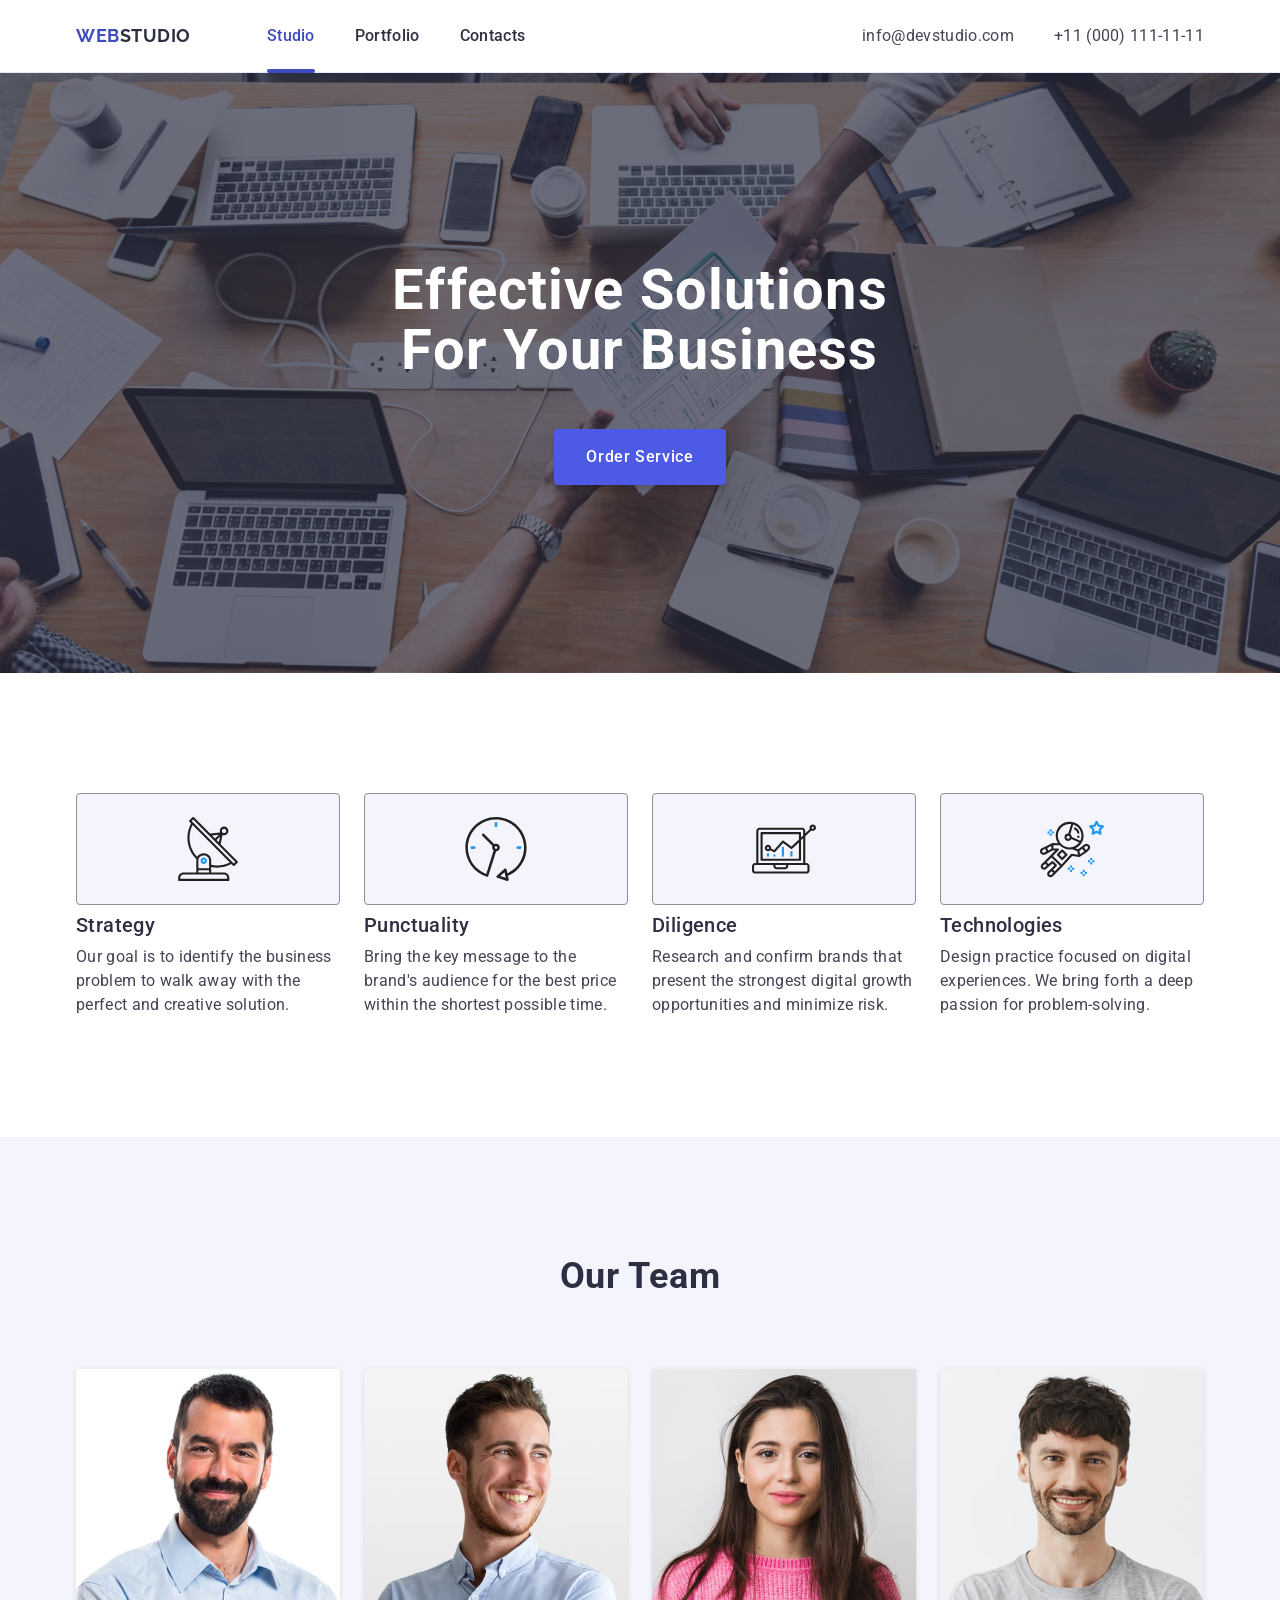
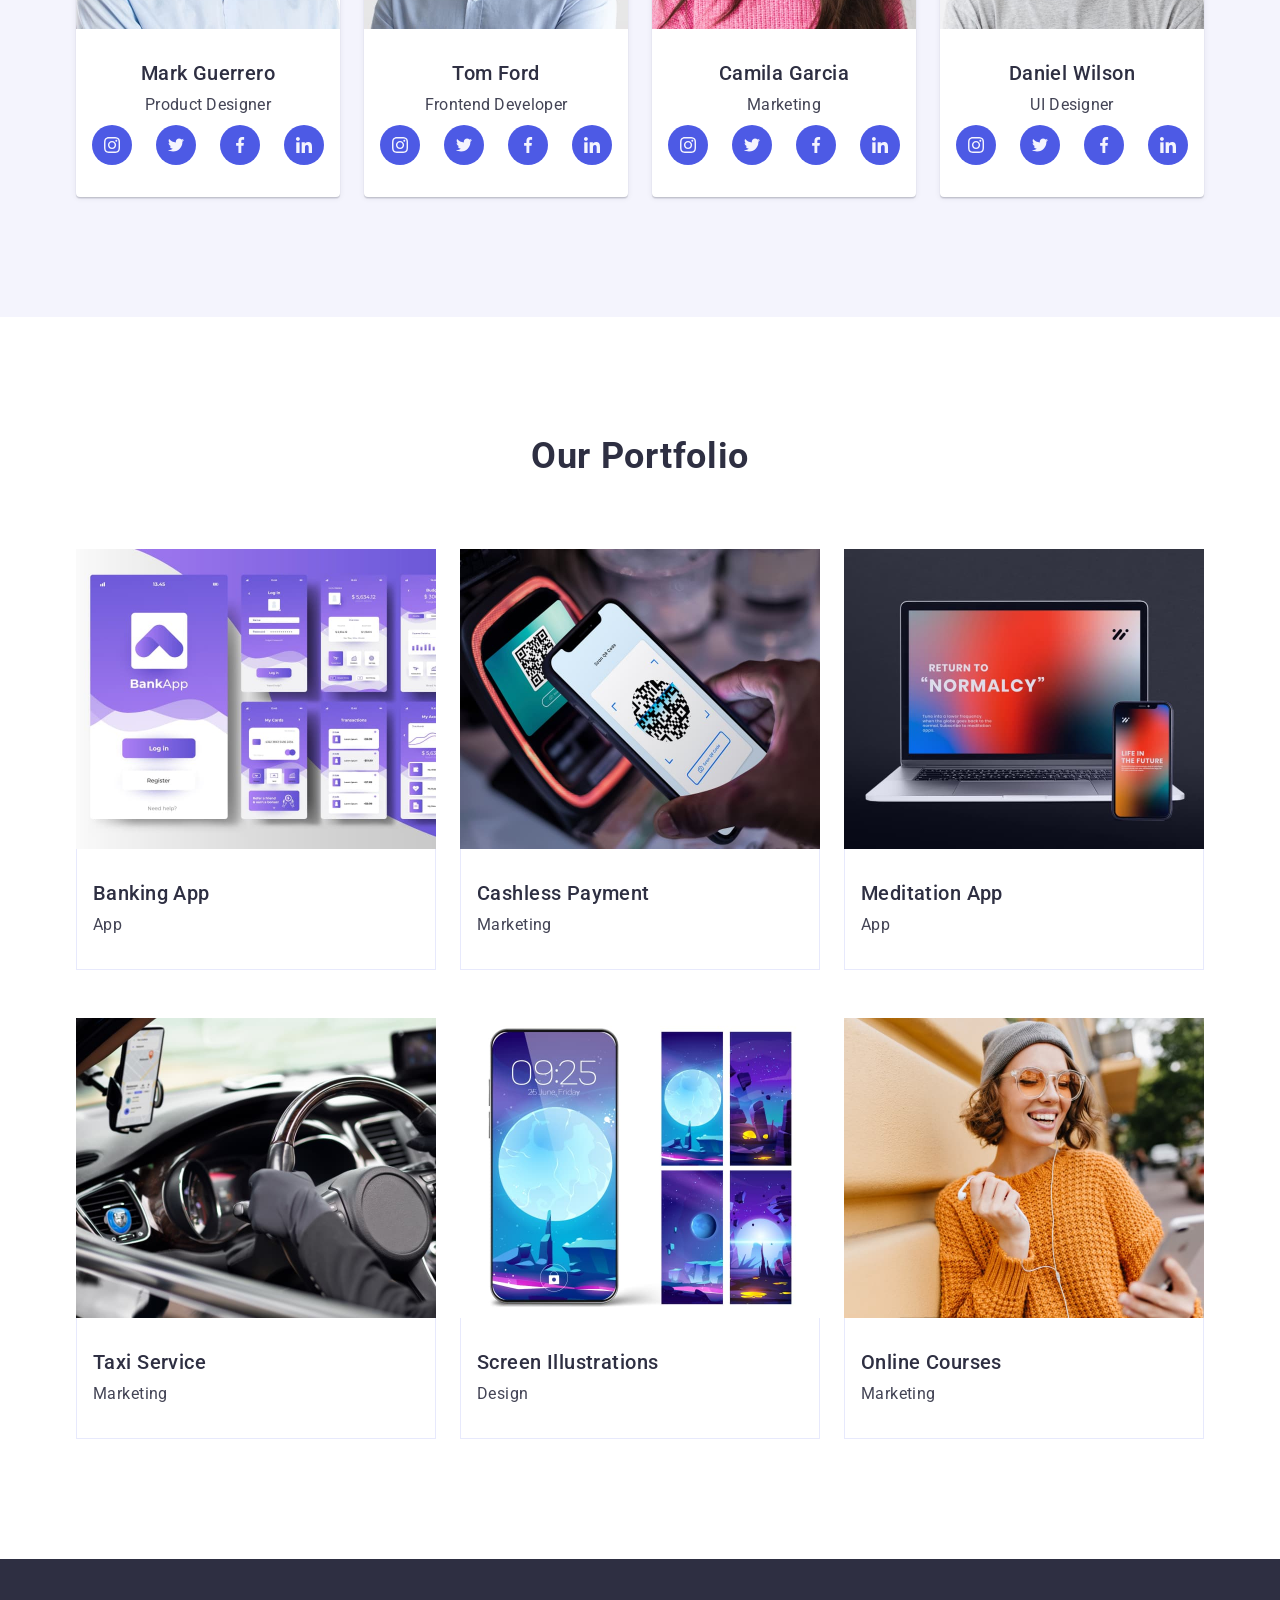
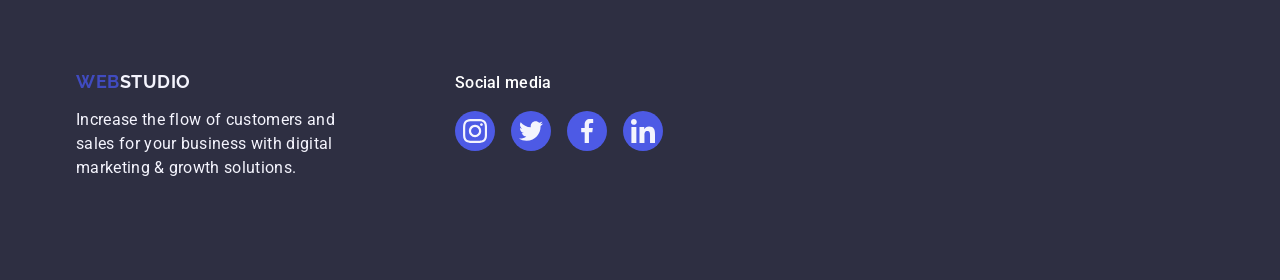
<file: index.html>
<!DOCTYPE html>
<html lang="en">
  <head>
    <meta charset="UTF-8" />
    <meta http-equiv="X-UA-Compatible" content="IE=edge" />
    <meta name="viewport" content="width=device-width, initial-scale=1.0" />
    <title>Studio</title>
    <link
      rel="stylesheet"
      href="https://cdn.jsdelivr.net/npm/modern-normalize@1.1.0/modern-normalize.min.css"
    />
    <link rel="preconnect" href="https://fonts.googleapis.com" />
    <link rel="preconnect" href="https://fonts.gstatic.com" crossorigin />
    <link
      href="https://fonts.googleapis.com/css2?family=Raleway:wght@700&family=Roboto:wght@400;500;700&display=swap"
      rel="stylesheet"
    />
    <link rel="stylesheet" href="./css/styles.css" />
  </head>

  <body>
    <!-- HEADER -->
    <header class="header">
      <div class="header-menu container">
        <nav class="header-nav">
          <a class="logo logo-link link" href="index.html" lang="en"
            >Web<span class="logo-heater">Studio</span></a
          >
          <ul class="menu list link">
            <li class="menu-item">
              <a class="menu-link current" href="./index.html">Studio</a>
            </li>
            <li class="menu-item">
              <a class="menu-link" href="#">Portfolio</a>
            </li>
            <li class="menu-item">
              <a class="menu-link" href="#">Contacts</a>
            </li>
          </ul>
        </nav>

        <address class="contact link">
          <ul class="contact-menu list">
            <li class="contact-item">
              <a class="contact-list" href="mailto:info@devstudio.com"
                >info@devstudio.com</a
              >
            </li>
            <li class="contact-item">
              <a class="contact-list" href="tel:+110001111111"
                >+11 (000) 111-11-11</a
              >
            </li>
          </ul>
        </address>
      </div>
    </header>

    <!--MAIN-->
    <main>
      <!--HERO-->
      <section class="hero background">
        <div class="container">
          <h1 class="hero-title">Effective Solutions<br />for Your Business</h1>
          <button class="modal-btn" type="button">Order Service</button>
        </div>
      </section>

      <!-- ABOUT -->
      <section class="section">
        <div class="container">
          <h2 class="visually-hidden">Features</h2>
          <ul class="about-list list">
            <li class="about-item">
              <div class="about-item-container">
                <svg width="64" height="64" class="about-list-icon">
                  <use href="./images/icons.svg#icon-antenna"></use>
                </svg>
              </div>
              <h3 class="about-title">Strategy</h3>
              <p class="about-paragraph">
                Our goal is to identify the business problem to walk away with
                the perfect and creative solution.
              </p>
            </li>
            <li class="about-item">
              <div class="about-item-container">
                <svg width="64" height="64" class="about-list-icon">
                  <use href="./images/icons.svg#icon-clock"></use>
                </svg>
              </div>
              <h3 class="about-title">Punctuality</h3>
              <p class="about-paragraph">
                Bring the key message to the brand's audience for the best price
                within the shortest possible time.
              </p>
            </li>
            <li class="about-item">
              <div class="about-item-container">
                <svg width="64" height="64" class="about-list-icon">
                  <use href="./images/icons.svg#icon-diagram"></use>
                </svg>
              </div>
              <h3 class="about-title">Diligence</h3>
              <p class="about-paragraph">
                Research and confirm brands that present the strongest digital
                growth opportunities and minimize risk.
              </p>
            </li>
            <li class="about-item">
              <div class="about-item-container">
                <svg width="64" height="64" class="about-list-icon">
                  <use href="./images/icons.svg#icon-astronaut"></use>
                </svg>
              </div>
              <h3 class="about-title">Technologies</h3>
              <p class="about-paragraph">
                Design practice focused on digital experiences. We bring forth a
                deep passion for problem-solving.
              </p>
            </li>
          </ul>
        </div>
      </section>

      <!-- TEAM-->
      <section class="team section">
        <div class="container">
          <h2 class="section-title">Our Team</h2>
          <ul class="team-menu list">
            <li class="team-list">
              <img
                class="team-img"
                src="./images/team/mark.jpg"
                alt="Photo Mark Guerrero"
                width="264"
                height="260"
              />
              <div class="team-subscription">
                <h3 class="team-name">Mark Guerrero</h3>
                <p class="team-paragraph">Product Designer</p>
                <ul class="social-list list">
                  <li class="social-list-item">
                    <a class="social-list-link" href="">
                      <svg width="16" height="16" class="social-list-icon">
                        <use href="./images/icons.svg#icon-instagram"></use>
                      </svg>
                    </a>
                  </li>
                  <li class="social-list-item">
                    <a class="social-list-link" href="">
                      <svg width="16" height="16" class="social-list-icon">
                        <use href="./images/icons.svg#icon-twitter"></use>
                      </svg>
                    </a>
                  </li>
                  <li class="social-list-item">
                    <a class="social-list-link" href="">
                      <svg width="16" height="16" class="social-list-icon">
                        <use href="./images/icons.svg#icon-facebook"></use>
                      </svg>
                    </a>
                  </li>
                  <li class="social-list-item">
                    <a class="social-list-link" href="">
                      <svg width="16" height="16" class="social-list-icon">
                        <use href="./images/icons.svg#icon-linkedin"></use>
                      </svg>
                    </a>
                  </li>
                </ul>
              </div>
            </li>
            <li class="team-list">
              <img
                class="team-img"
                src="./images/team/tom.jpg"
                alt="Photo Tom Ford"
                width="264"
                height="260"
              />
              <div class="team-subscription">
                <h3 class="team-name">Tom Ford</h3>
                <p class="team-paragraph">Frontend Developer</p>
                <ul class="social-list list">
                  <li class="social-list-item">
                    <a class="social-list-link" href="">
                      <svg width="16" height="16" class="social-list-icon">
                        <use href="./images/icons.svg#icon-instagram"></use>
                      </svg>
                    </a>
                  </li>
                  <li class="social-list-item">
                    <a class="social-list-link" href="">
                      <svg width="16" height="16" class="social-list-icon">
                        <use href="./images/icons.svg#icon-twitter"></use>
                      </svg>
                    </a>
                  </li>
                  <li class="social-list-item">
                    <a class="social-list-link" href="">
                      <svg width="16" height="16" class="social-list-icon">
                        <use href="./images/icons.svg#icon-facebook"></use>
                      </svg>
                    </a>
                  </li>
                  <li class="social-list-item">
                    <a class="social-list-link" href="">
                      <svg width="16" height="16" class="social-list-icon">
                        <use href="./images/icons.svg#icon-linkedin"></use>
                      </svg>
                    </a>
                  </li>
                </ul>
              </div>
            </li>
            <li class="team-list">
              <img
                class="team-img"
                src="./images/team/camila.jpg"
                alt="Photo Camila Garcia"
                width="264"
                height="260"
              />
              <div class="team-subscription">
                <h3 class="team-name">Camila Garcia</h3>
                <p class="team-paragraph">Marketing</p>
                <ul class="social-list list">
                  <li class="social-list-item">
                    <a class="social-list-link" href="">
                      <svg width="16" height="16" class="social-list-icon">
                        <use href="./images/icons.svg#icon-instagram"></use>
                      </svg>
                    </a>
                  </li>
                  <li class="social-list-item">
                    <a class="social-list-link" href="">
                      <svg width="16" height="16" class="social-list-icon">
                        <use href="./images/icons.svg#icon-twitter"></use>
                      </svg>
                    </a>
                  </li>
                  <li class="social-list-item">
                    <a class="social-list-link" href="">
                      <svg width="16" height="16" class="social-list-icon">
                        <use href="./images/icons.svg#icon-facebook"></use>
                      </svg>
                    </a>
                  </li>
                  <li class="social-list-item">
                    <a class="social-list-link" href="">
                      <svg width="16" height="16" class="social-list-icon">
                        <use href="./images/icons.svg#icon-linkedin"></use>
                      </svg>
                    </a>
                  </li>
                </ul>
              </div>
            </li>
            <li class="team-list">
              <img
                class="team-img"
                src="./images/team/daniel.jpg"
                alt="Photo Daniel Wilson"
                width="264"
                height="260"
              />
              <div class="team-subscription">
                <h3 class="team-name">Daniel Wilson</h3>
                <p class="team-paragraph">UI Designer</p>
                <ul class="social-list list">
                  <li class="social-list-item">
                    <a class="social-list-link" href="">
                      <svg width="16" height="16" class="social-list-icon">
                        <use href="./images/icons.svg#icon-instagram"></use>
                      </svg>
                    </a>
                  </li>
                  <li class="social-list-item">
                    <a class="social-list-link" href="">
                      <svg width="16" height="16" class="social-list-icon">
                        <use href="./images/icons.svg#icon-twitter"></use>
                      </svg>
                    </a>
                  </li>
                  <li class="social-list-item">
                    <a class="social-list-link" href="">
                      <svg width="16" height="16" class="social-list-icon">
                        <use href="./images/icons.svg#icon-facebook"></use>
                      </svg>
                    </a>
                  </li>
                  <li class="social-list-item">
                    <a class="social-list-link" href="">
                      <svg width="16" height="16" class="social-list-icon">
                        <use href="./images/icons.svg#icon-linkedin"></use>
                      </svg>
                    </a>
                  </li>
                </ul>
              </div>
            </li>
          </ul>
        </div>
      </section>

      <!--PORTFOLIO-->
      <section class="portfolio section">
        <div class="container">
          <h2 class="section-title">Our Portfolio</h2>
          <ul class="portfolio-menu list">
            <li class="portfolio-cards">
              <div class="portfolio-wrapper">
                <img
                  class="portfolio-img"
                  src="./images/portfolio/banking_app.jpg"
                  alt="Photo Banking App"
                  width="360"
                  height="300"
                />
                <p class="overlay">
                  14 Stylish and User-Friendly App Design Concepts · Task
                  Manager App · Calorie Tracker App · Exotic Fruit Ecommerce App
                  · Cloud Storage App
                </p>
              </div>
              <div class="portfolio-subscription">
                <h3 class="portfolio-title list">Banking App</h3>
                <p class="portfolio-paragraph">App</p>
              </div>
            </li>
            <li class="portfolio-cards">
              <div class="portfolio-wrapper">
                <img
                  class="portfolio-img"
                  src="./images/portfolio/cashless_payment.jpg"
                  alt="Photo Cashless Payment"
                  width="360"
                  height="300"
                />
                <p class="overlay">
                  14 Stylish and User-Friendly App Design Concepts · Task
                  Manager App · Calorie Tracker App · Exotic Fruit Ecommerce App
                  · Cloud Storage App
                </p>
              </div>
              <div class="portfolio-subscription">
                <h3 class="portfolio-title list">Cashless Payment</h3>
                <p class="portfolio-paragraph">Marketing</p>
              </div>
            </li>
            <li class="portfolio-cards">
              <div class="portfolio-wrapper">
                <img
                  class="portfolio-img"
                  src="./images/portfolio/meditation_app.jpg"
                  alt="Photo Meditation App"
                  width="360"
                  height="300"
                />
                <p class="overlay">
                  14 Stylish and User-Friendly App Design Concepts · Task
                  Manager App · Calorie Tracker App · Exotic Fruit Ecommerce App
                  · Cloud Storage App
                </p>
              </div>
              <div class="portfolio-subscription">
                <h3 class="portfolio-title list">Meditation App</h3>
                <p class="portfolio-paragraph">App</p>
              </div>
            </li>
            <li class="portfolio-cards">
              <div class="portfolio-wrapper">
                <img
                  class="portfolio-img"
                  src="./images/portfolio/taxi_service.jpg"
                  alt="Photo Taxi Service"
                  width="360"
                  height="300"
                />
                <p class="overlay">
                  14 Stylish and User-Friendly App Design Concepts · Task
                  Manager App · Calorie Tracker App · Exotic Fruit Ecommerce App
                  · Cloud Storage App
                </p>
              </div>
              <div class="portfolio-subscription">
                <h3 class="portfolio-title list">Taxi Service</h3>
                <p class="portfolio-paragraph">Marketing</p>
              </div>
            </li>
            <li class="portfolio-cards">
              <div class="portfolio-wrapper">
                <img
                  class="portfolio-img"
                  src="./images/portfolio/screen_illustrations.jpg"
                  alt="Photo Screen Illustrations"
                  width="360"
                  height="300"
                />
                <p class="overlay">
                  14 Stylish and User-Friendly App Design Concepts · Task
                  Manager App · Calorie Tracker App · Exotic Fruit Ecommerce App
                  · Cloud Storage App
                </p>
              </div>

              <div class="portfolio-subscription">
                <h3 class="portfolio-title list">Screen Illustrations</h3>
                <p class="portfolio-paragraph">Design</p>
              </div>
            </li>
            <li class="portfolio-cards">
              <div class="portfolio-wrapper">
                <img
                  class="portfolio-img"
                  src="./images/portfolio/online_courses.jpg"
                  alt="Photo girl with phone and headphones"
                  width="360"
                  height="300"
                />
                <p class="overlay">
                  14 Stylish and User-Friendly App Design Concepts · Task
                  Manager App · Calorie Tracker App · Exotic Fruit Ecommerce App
                  · Cloud Storage App
                </p>
              </div>
              <div class="portfolio-subscription">
                <h3 class="portfolio-title list">Online Courses</h3>
                <p class="portfolio-paragraph">Marketing</p>
              </div>
            </li>
          </ul>
        </div>
      </section>
    </main>

    <!--FOOTER-->
    <footer class="footer">
      <div class="container footer-container">
        <div class="footer-list">
          <a class="logo-link logo-footer-link link" href="index.html" lang="en"
            >Web<span class="logo-footer">Studio</span></a
          >
          <p class="footer-text">
            Increase the flow of customers and<br />sales for your business with
            digital<br />marketing & growth solutions.
          </p>
        </div>

        <div class="footer-social-container">
          <p class="footer-paragraph">Social media</p>
          <ul class="footer-social-list list">
            <li class="footer-social-list-item">
              <a class="footer-social-list-link" href="">
                <svg width="24" height="24" class="footer-social-list-icon">
                  <use href="./images/icons.svg#icon-instagram"></use>
                </svg>
              </a>
            </li>
            <li class="footer-social-list-item">
              <a class="footer-social-list-link" href="">
                <svg width="24" height="24" class="footer-social-list-icon">
                  <use href="./images/icons.svg#icon-twitter"></use>
                </svg>
              </a>
            </li>
            <li class="footer-social-list-item">
              <a class="footer-social-list-link" href="">
                <svg width="24" height="24" class="footer-social-list-icon">
                  <use href="./images/icons.svg#icon-facebook"></use>
                </svg>
              </a>
            </li>
            <li class="footer-social-list-item">
              <a class="footer-social-list-link" href="">
                <svg width="24" height="24" class="footer-social-list-icon">
                  <use href="./images/icons.svg#icon-linkedin"></use>
                </svg>
              </a>
            </li>
          </ul>
        </div>
      </div>
    </footer>
  </body>
</html>
</file>
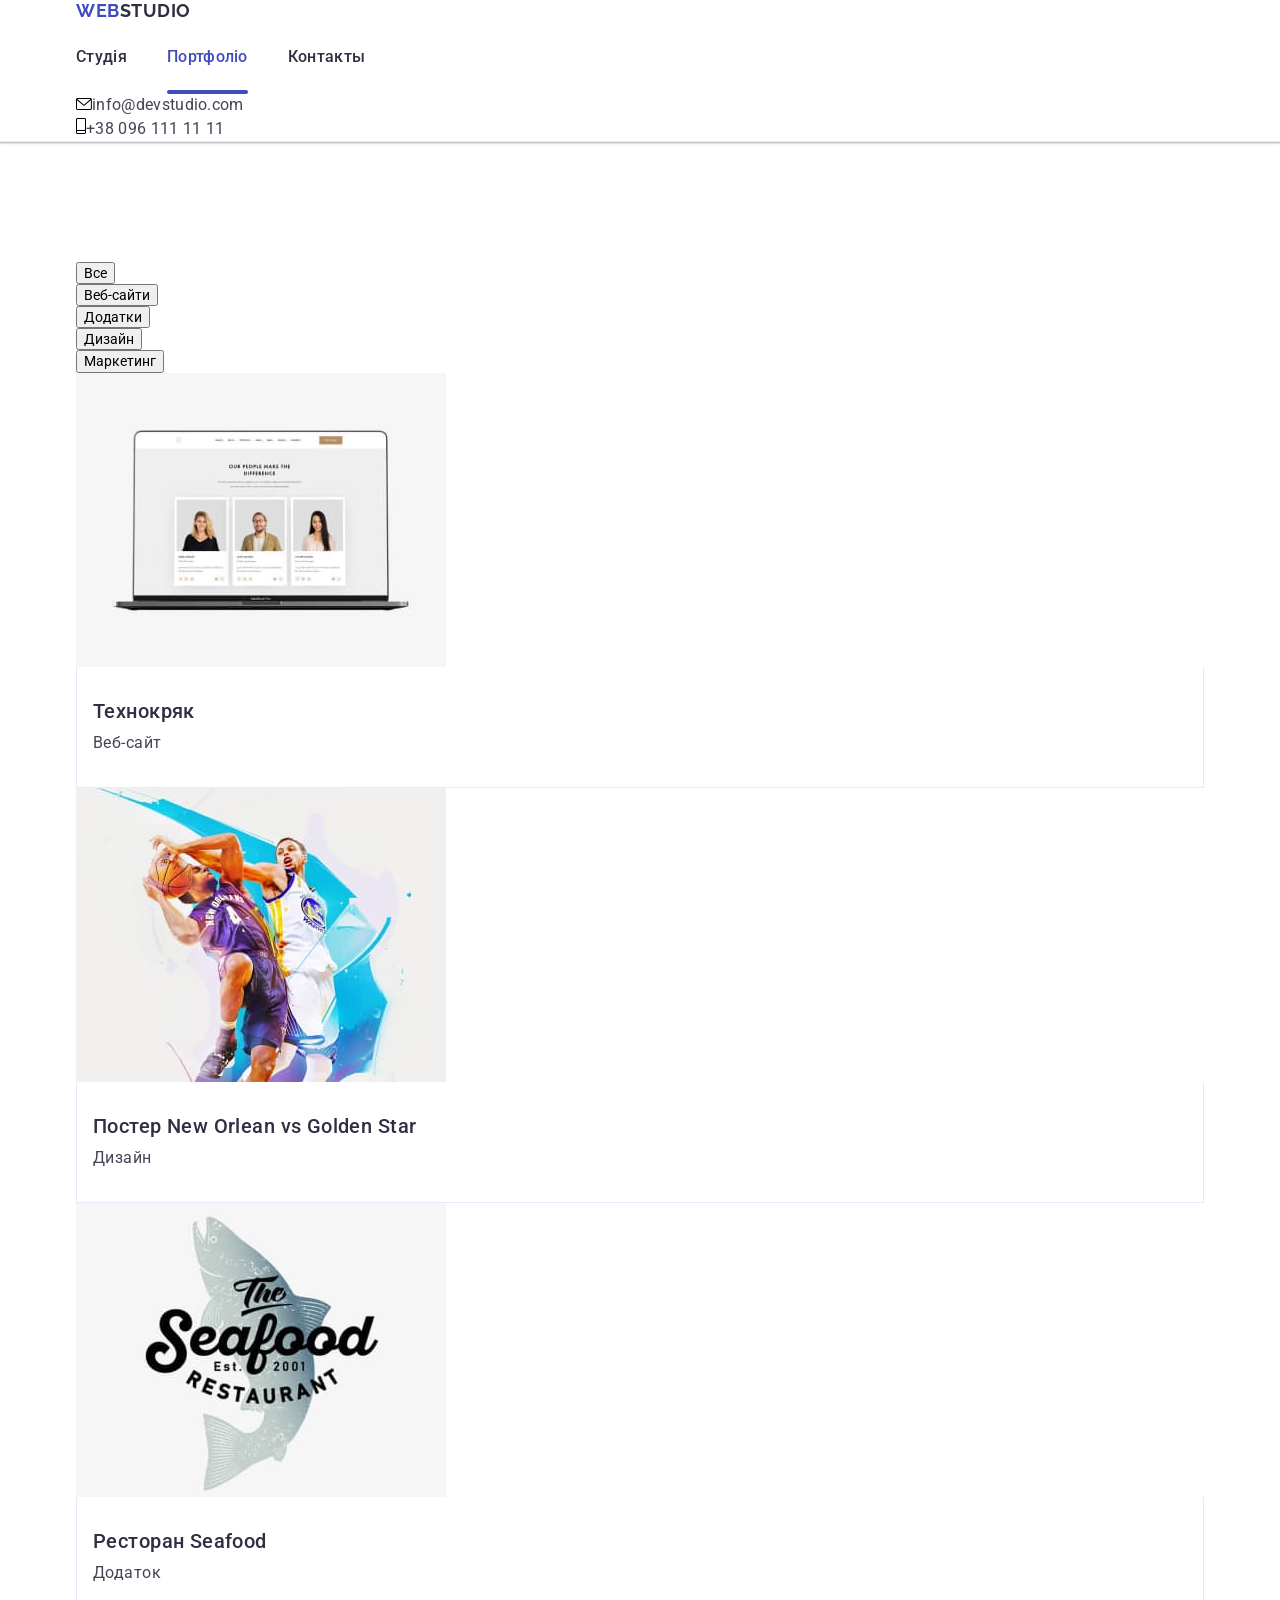
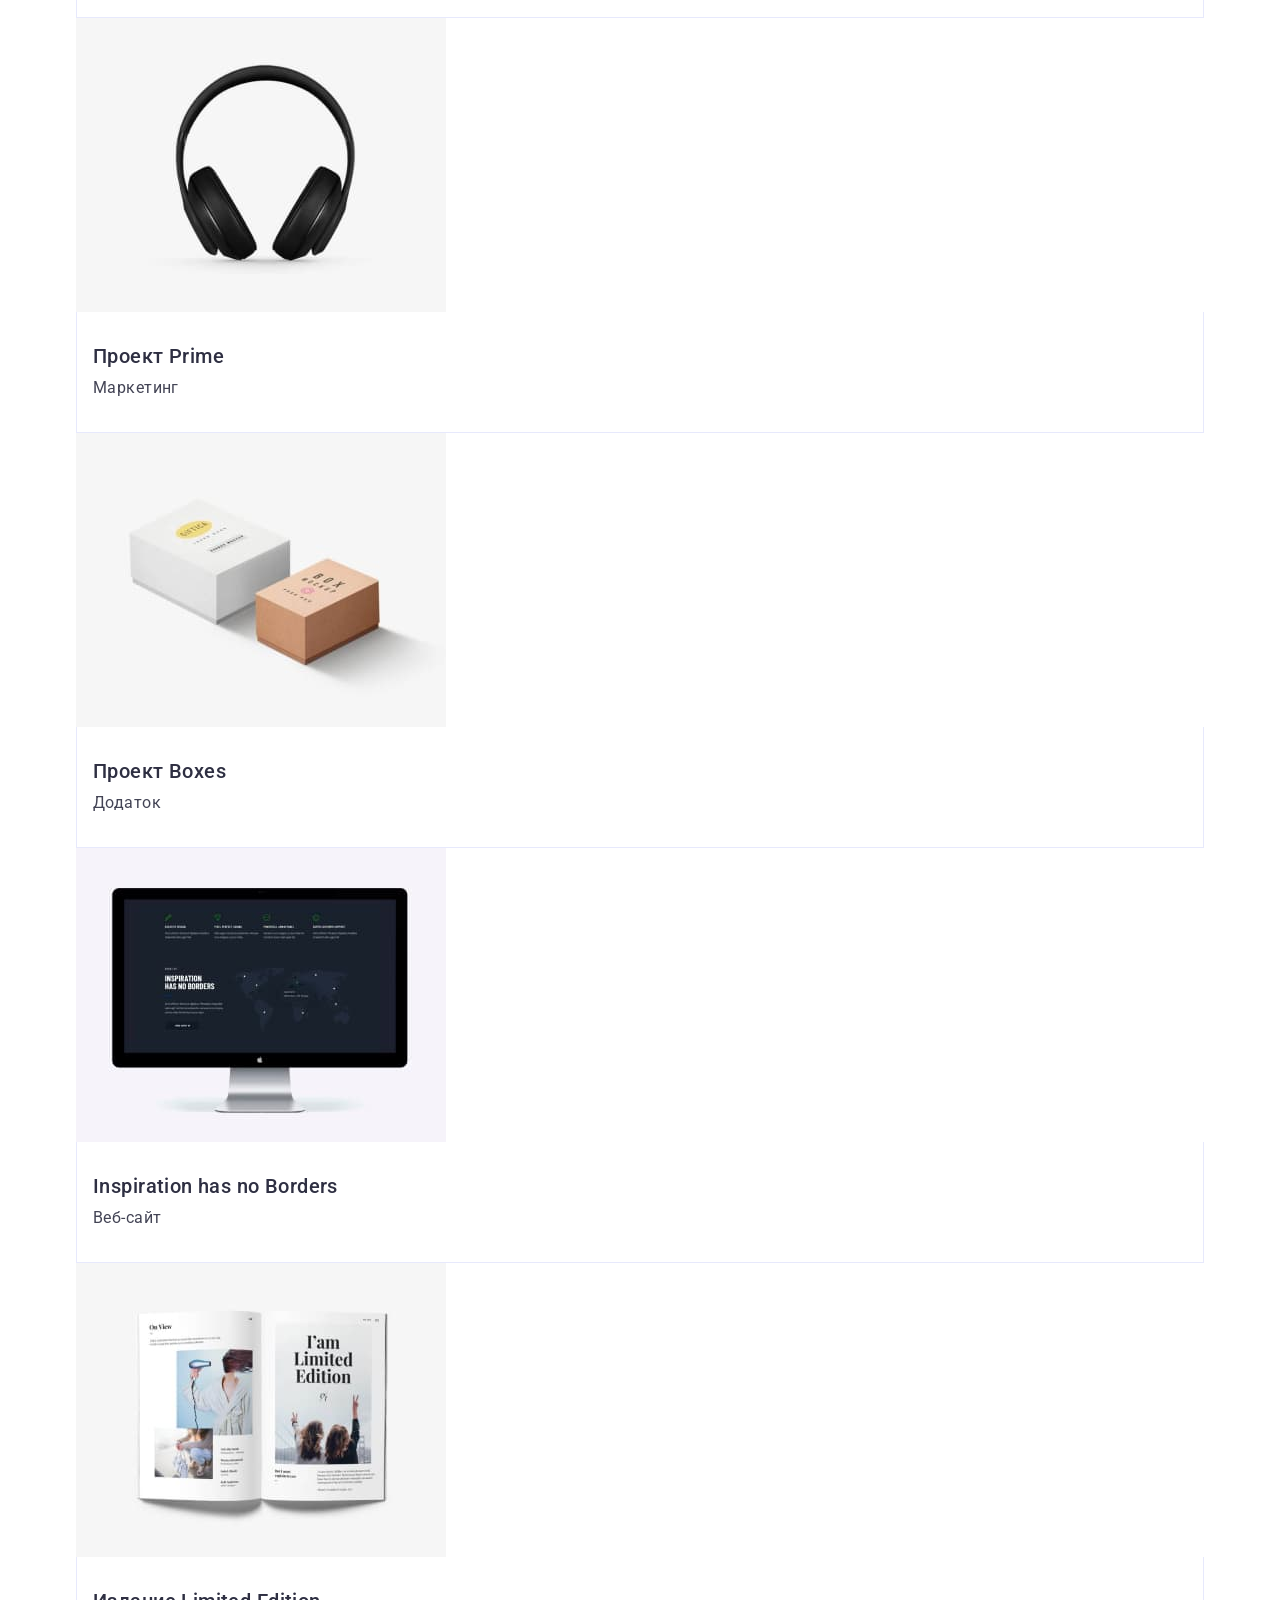
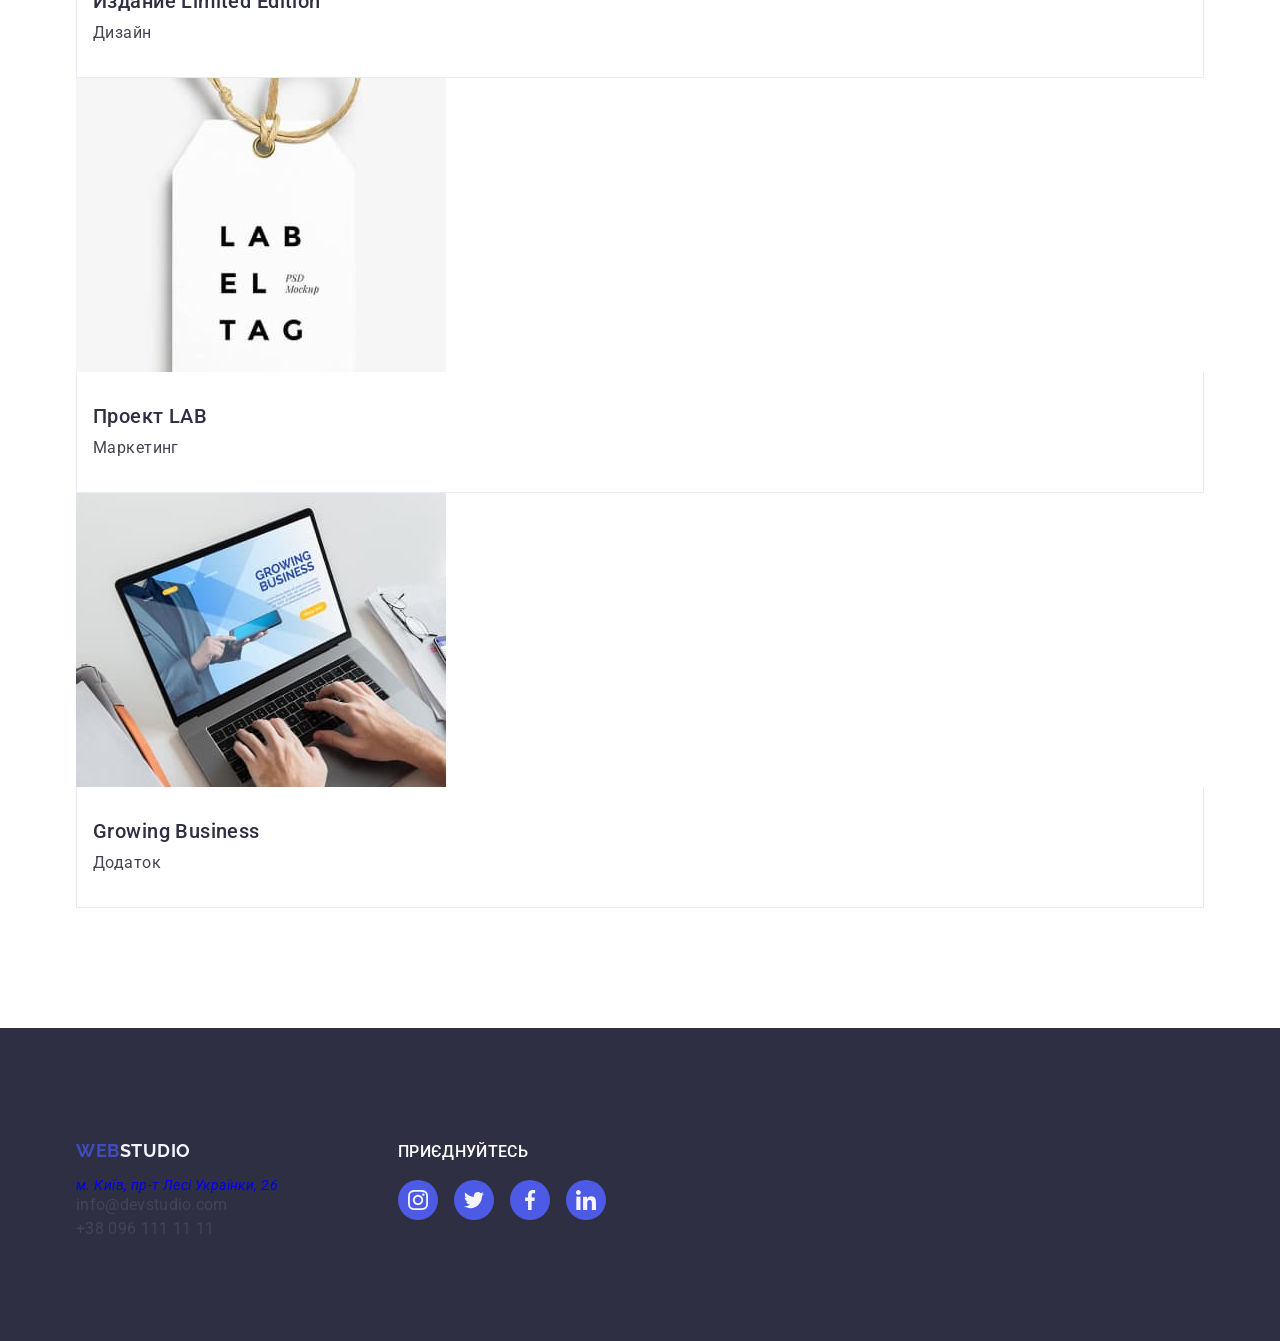
<file: portfolio.html>
<!DOCTYPE html>
<html lang="uk">
<head>
    <meta charset="UTF-8" />
    <meta http-equiv="X-UA-Compatible" content="IE=edge" />
    <meta name="viewport" content="width=device-width, initial-scale=1.0" />
    <title>Портфоліо</title>
    <link rel="stylesheet" href="https://cdn.jsdelivr.net/npm/modern-normalize@1.1.0/modern-normalize.min.css">
    <link rel="preconnect" href="https://fonts.googleapis.com" />
    <link rel="preconnect" href="https://fonts.gstatic.com" crossorigin />
    <link href="https://fonts.googleapis.com/css2?family=Raleway:wght@700&family=Roboto:wght@400;500;700;900&display=swap" rel="stylesheet" />
    <link rel="stylesheet" href="./css/styles.css" />
</head>
<body class="">
    <!-- HEADER-->
    <header class="header">
        <div class="page-header container">
            <nav class="page-nav">
                <a class="logo logo-link link" href="index.html" lang="en">Web<span class="logo-heater">Studio</span></a>
                <ul class="menu list">
                    <li class="menu-item"><a class="menu-link" href="index.html">Студія</a></li>
                    <li class="menu-item"><a class="menu-link current" href="portfolio.html">Портфоліо</a></li>
                    <li class="menu-item"><a class="menu-link" href="contact.html">Контакты</a></li>
                </ul>
            </nav>
            <ul class="list contact">
                <li class="menu-contact">
                    <a class="contact-list link contact-mail" href="mailto:info@devstudio.com"><svg class="contact-icon" width="16" height="12">
                        <use href="./images/sprite.svg#icon-mail"></use>
                    </svg>info@devstudio.com</a>
                </li>
                <li class="menu-contact">
                    <a class="contact-list link" href="tel:+380961111111"><svg class="contact-icon" width="10" height="16">
                        <use href="./images/sprite.svg#icon-tel"></use>
                    </svg>+38 096 111 11 11</a>
                </li>
            </ul>
        </div>
    </header>
    <!--MAIN-->
    <main class="">
        <section class="section">
            <div class="container">
                <h1 class="visually-hidden"></h1>
                <ul class="button-menu">
                    <li class="button-menu-item"><button class="menu-btn" type="button">Все</button></li>
                    <li class="button-menu-item"><button class="menu-btn" type="button">Веб-сайти</button></li>
                    <li class="button-menu-item"><button class="menu-btn" type="button">Додатки</button></li>
                    <li class="button-menu-item"><button class="menu-btn" type="button">Дизайн</button></li>
                    <li class="button-menu-item"><button class="menu-btn" type="button">Маркетинг</button></li>
                </ul>
            
                <ul class="menu-portfolio">
                    <li class="portfolio-cards">
                        <a href="" class="portfolio-cards-link list link">
                            <img class="portfolio-img" src="./images/portfolio/texnokryak.jpg" alt="зображення веб-сайту" width="370"
                                height="294" />
                            <div class="portfolio-subscription">
                                <h2 class="portfolio-title list">Технокряк</h2>
                                <p class="portfolio-paragraph">Веб-сайт</p>
                            </div>
                        </a>
                    </li>
                    <li class="portfolio-cards">
                        <a href="" class="portfolio-cards-link list link">
                            <img class="portfolio-img" src="./images/portfolio/poster.jpg"
                                alt="зображення дві людини грають у баскетбол" width="370" height="294"/>
                            <div class="portfolio-subscription">
                                <h2 class="portfolio-title">Постер New Orlean vs Golden Star</h2>
                                <p class="portfolio-paragraph">Дизайн</p>
                            </div>
                        </a>
                    </li>
                    <li class="portfolio-cards">
                        <a href="" class="portfolio-cards-link list link">
                            <img class="portfolio-img" src="./images/portfolio/seafood.jpg" alt="зображення логотипу ресторану"
                                width="370" height="294"/>
                            <div class="portfolio-subscription">
                                <h2 class="portfolio-title">Ресторан Seafood</h2>
                                <p class="portfolio-paragraph">Додаток</p>
                            </div>
                        </a>
                    </li>
                    <li class="portfolio-cards">
                        <a href="" class="portfolio-cards-link list link">
                            <img class="portfolio-img" src="./images/portfolio/prime.jpg" alt="зображення навушників" width="370" height="294"/>
                            <div class="portfolio-subscription">
                                <h2 class="portfolio-title">Проект Prime</h2>
                                <p class="portfolio-paragraph">Маркетинг</p>
                            </div>
                        </a>
                    </li>
                    <li class="portfolio-cards">
                        <a href="" class="portfolio-cards-link list link">
                            <img class="portfolio-img" src="./images/portfolio/boxes.jpg" alt="зображення двох коробок" width="370" height="294"/>
                            <div class="portfolio-subscription">
                                <h2 class="portfolio-title">Проект Boxes</h2>
                                <p class="portfolio-paragraph">Додаток</p>
                            </div>
                        </a>
                    </li>
                    <li class="portfolio-cards">
                        <a href="" class="portfolio-cards-link list link">
                            <img class="portfolio-img" src="./images/portfolio/no-borders.jpg" alt="зображення веб-сайту на моніторі" width="370" height="294"/>
                            <div class="portfolio-subscription">
                                <h2 class="portfolio-title" lang="en">Inspiration has no Borders</h2>
                                <p class="portfolio-paragraph">Веб-сайт</p>
                            </div>
                        </a>
                    </li>
                    <li class="portfolio-cards">
                        <a href="" class="portfolio-cards-link list link">
                            <img class="portfolio-img" src="./images/portfolio/limited-edition.jpg" alt="изображение журнала" width="370" height="294"/>
                            <div class="portfolio-subscription">
                                <h2 class="portfolio-title">Издание Limited Edition</h2>
                                <p class="portfolio-paragraph">Дизайн</p>
                            </div>
                        </a>
                    </li>
                    <li class="portfolio-cards">
                        <a href="" class="portfolio-cards-link list link">
                            <img class="portfolio-img" src="./images/portfolio/lab.jpg" alt="зображення журналу" width="370" height="294"/>
                            <div class="portfolio-subscription">
                                <h2 class="portfolio-title">Проект LAB</h2>
                                <p class="portfolio-paragraph">Маркетинг</p>
                            </div>
                        </a>
                    </li>
                    <li class="portfolio-cards">
                        <a href="" class="portfolio-cards-link list link">
                            <img class="portfolio-img" src="./images/portfolio/growing-business.jpg" alt="зображення людина друкує на ноутбуці" width="370" height="294"/>
                            <div class="portfolio-subscription">
                                <h2 class="portfolio-title" lang="en">Growing Business</h2>
                                <p class="portfolio-paragraph">Додаток</p>
                            </div>
                        </a>
                    </li>
                </ul>
            </div>
        </section>
    </main>
    <!--FOOTER-->
    <footer class="footer">
        <div class="footer-container container">
            <div class="footer-list">
                <a class="logo-link logo-footer-link link" href="index.html" lang="en">Web<span
                        class="logo-footer">Studio</span></a>
                <address>
                    <ul class="list">
                        <li class="adress-link"><a class="contact-adress list link"
                                href="https://goo.gl/maps/ARjSeqXz5D1srHnS8" target="_blank" rel="noopener noreferrer">м.
                                Київ, пр-т Лесі Українки, 26</a></li>
                        <li class="adress-link"><a class="contact-list list link"
                                href="mailto:info@devstudio.com">info@devstudio.com</a></li>
                        <li class="adress-link"><a class="contact-list list link" href="tel:+380961111111">+38 096 111 11
                                11</a>
                        </li>
                    </ul>
                </address>
            </div>
    
            <div class="footer-social-container">
                <p class="footer-paragraph">ПРИЄДНУЙТЕСЬ</p>
                <ul class="footer-social-list list">
                    <li class="footer-social-list-item">
                        <a class="footer-social-list-link" href="">
                            <svg width="20" height="20" class="footer-social-list-icon">
                                <use href="./images/sprite.svg#icon-instagram"></use>
                            </svg>
                        </a>
                    </li>
                    <li class="footer-social-list-item">
                        <a class="footer-social-list-link" href="">
                            <svg width="20" height="20" class="footer-social-list-icon">
                                <use href="./images/sprite.svg#icon-twitter"></use>
                            </svg>
                        </a>
                    </li>
                    <li class="footer-social-list-item">
                        <a class="footer-social-list-link" href="">
                            <svg width="20" height="20" class="footer-social-list-icon">
                                <use href="./images/sprite.svg#icon-facebook"></use>
                            </svg>
                        </a>
                    </li>
                    <li class="footer-social-list-item">
                        <a class="footer-social-list-link" href="">
                            <svg width="20" height="20" class="footer-social-list-icon">
                                <use href="./images/sprite.svg#icon-linkedin"></use>
                            </svg>
                        </a>
                    </li>
                </ul>
            </div>
        </div>
    </footer>
</body>
</html>
</file>
<file: css/styles.css>
:root {
  --main-font: 'Roboto', sans-serif;
  --secondth-font: 'Raleway', sans-serif;
  --main-text-color: #434455;
  --secondth-text-color: #2e2f42;
  --thirdth-text-color: #ffffff;
  --fourth-text-color: #4d5ae5;
  --fifth-text-color: #f4f4fd;
  --sixth-text-color: #404bbf;
  --main-background: #ffffff;
  --secondth-background: #2e2f42;
  --thirdth-background: #4d5ae5;
  --fourth-background: #404bbf;
  --sixth-background: #31d0aa;
  --seventh-background: #f4f4fd;
  --transition-duration-and-func: 250ms cubic-bezier(0.4, 0, 0.2, 1);
}

h1,
h2,
h3,
p {
  margin-top: 0;
  margin-bottom: 0;
}

ul,
ol {
  margin: 0;
  padding: 0;
  list-style: none;
}

img {
  display: block;
  max-width: 100%;
  height: auto;
}

button {
  cursor: pointer;
}

.list {
  list-style: none;
}

.link {
  text-decoration: none;
}

.section {
  padding-top: 120px;
  padding-bottom: 120px;
}

.container {
  max-width: 1158px;
  padding-left: 15px;
  padding-right: 15px;
  margin-left: auto;
  margin-right: auto;
}

/* BODY */
body {
  font-family: var(--main-font);
  font-size: 14px;
  letter-spacing: 0.03em;
  color: var(--main-text-color);
  background-color: var(--main-background);
}
/* ================= HEADER ================= */
.header {
  box-shadow: 0px 2px 1px rgba(46, 47, 66, 0.08),
    0px 1px 1px rgba(46, 47, 66, 0.16), 0px 1px 6px rgba(46, 47, 66, 0.08);
  border-bottom: 1px solid #e7e9fc;
  color: #404bbf;
}

.header-menu {
  display: flex;
  align-items: center;
  width: 1158px;
  margin: 0 auto;
  padding: 0 15px;
}

.header-nav {
  display: flex;
  align-items: center;
}

.logo {
  margin-right: 76px;
}

.logo-link {
  font-family: var(--secondth-font);
  font-weight: 700;
  font-size: 18px;
  line-height: 1.17;
  letter-spacing: 0.03em;
  color: var(--sixth-text-color);
  text-transform: uppercase;
}

.logo-heater {
  color: var(--secondth-text-color);
}

.menu {
  display: flex;
  align-items: center;
  gap: 40px;
}

.menu-item:not(:last-child) {
  margin-right: 0;
}

.menu-link {
  position: relative;
  font-weight: 500;
  font-size: 16px;
  line-height: 1.5;
  letter-spacing: 0.02em;
  color: var(--secondth-text-color);
  display: block;
  list-style: none;
  text-decoration: none;
  padding: 24px 0;
  transition: color var(--transition-duration-and-func);
}

.current::after {
  content: '';
  position: absolute;
  display: block;
  width: 100%;
  height: 4px;
  background-color: var(--fourth-background);
  border-radius: 2px;
  left: 0;
  bottom: -1px;
}

.current {
  display: block;
  color: var(--sixth-text-color);
}

.menu-link:hover,
.menu-link:focus {
  color: var(--sixth-text-color);
}

.menu-link.current {
  color: var(--sixth-text-color);
}

.contact {
  margin-left: auto;
}

.contact-menu {
  display: flex;
  align-items: center;
  gap: 40px;
}

.contact__item:not(:last-child) {
  margin-right: 40px;
}

.contact-list {
  font-size: 16px;
  line-height: 1.5;
  letter-spacing: 0.02em;
  color: var(--main-text-color);
  font-style: normal;
  text-decoration: none;
  transition: color var(--transition-duration-and-func);
}

.contact-list:hover,
.contact-list:focus {
  color: var(--sixth-text-color);
}

/* ================= /HEADER  ================= */

/* =================  MAIN  ================= */

/*  ================= HERO  ================= */
.hero {
  padding: 188px 0;
  text-align: center;
}

.background {
  background: #2e2f42;
  background-image: linear-gradient(
      rgba(46, 47, 66, 0.7),
      rgba(46, 47, 66, 0.7)
    ),
    url('../images/bg.jpg');
  background-repeat: no-repeat;
  background-position: center;
  background-size: cover;
  max-width: 1440px;
  margin-left: auto;
  margin-right: auto;
}

.hero-title {
  max-width: 496px;
  font-weight: 700;
  font-size: 56px;
  line-height: 1.07;
  letter-spacing: 0.02em;
  text-transform: capitalize;
  color: var(--thirdth-text-color);
  text-align: center;
  margin-left: auto;
  margin-right: auto;
  margin-bottom: 48px;
}

.modal-btn {
  font-weight: 500;
  font-size: 16px;
  line-height: 1.5;
  letter-spacing: 0.04em;
  color: var(--thirdth-text-color);
  background-color: var(--thirdth-background);
  cursor: pointer;
  display: flex;
  min-width: 169px;
  height: 56px;
  align-items: center;
  text-align: center;
  margin-left: auto;
  margin-right: auto;
  padding-top: 10px;
  padding-bottom: 10px;
  padding-left: 32px;
  padding-right: 32px;
  border-radius: 4px;
  border: none;
  box-shadow: 0px 4px 4px rgba(0, 0, 0, 0.15);
  transition: background-color var(--transition-duration-and-func);
}

.modal-btn:hover,
.modal-btn:focus {
  background-color: var(--fourth-background);
}
/*  ================= /HERO  ================= */

/*  ================= ABOUT  ================= */
.visually-hidden {
  position: absolute;
  width: 1px;
  height: 1px;
  margin: -1px;
  border: 0;
  padding: 0;
  white-space: nowrap;
  clip-path: inset(100%);
  clip: rect(0, 0, 0, 0);
  overflow: hidden;
}

.about-list {
  display: flex;
  justify-content: center;
  gap: 24px;
}

.about-item {
  flex-basis: calc((100% - 72px) / 4);
  border-radius: 0 0 4px 4px;
}

.about-item-container {
  display: flex;
  justify-content: center;
  align-items: center;
  list-style: none;
  width: 264px;
  height: 112px;
  background-color: var(--seventh-background);
  border: 1px solid #8e8f99;
  border-radius: 4px;
  margin-bottom: 8px;
}

.about-title {
  font-weight: 500;
  font-size: 20px;
  line-height: 1.2;
  letter-spacing: 0.02em;
  text-transform: capitalize;
  color: var(--secondth-text-color);
  margin-bottom: 8px;
}

.about-paragraph {
  font-size: 16px;
  line-height: 1.5;
  letter-spacing: 0.02em;
  color: var(--main-text-color);
}
/*  ================= /ABOUT  ================= */

/* ================= TEAM  ================= */
.team {
  padding: 120px 0;
  background-color: var(--seventh-background);
}

.team-menu {
  display: flex;
  align-items: center;
  justify-content: space-between;
  gap: 24px;
}

.section-title {
  font-weight: 700;
  font-size: 36px;
  line-height: 1.11;
  letter-spacing: 0.02em;
  text-transform: capitalize;
  color: var(--secondth-text-color);
  text-align: center;
  margin-bottom: 72px;
}

.team-list {
  background-color: var(--main-background);
  border-radius: 0 0 4px 4px;
  width: calc((100% - 3 * 24px) / 4);
  overflow: hidden;
  box-shadow: 0px 1px 6px rgba(46, 47, 66, 0.08),
    0px 1px 1px rgba(46, 47, 66, 0.16), 0px 2px 1px rgba(46, 47, 66, 0.08);
}

.team-img {
  width: 100%;
  height: auto;
}

.team-subscription {
  padding: 32px 0;
  text-align: center;
}

.team-name {
  font-weight: 500;
  font-size: 20px;
  line-height: 1.2;
  letter-spacing: 0.02em;
  color: var(--secondth-text-color);
  margin-bottom: 8px;
}

.team-paragraph {
  font-size: 16px;
  line-height: 1.5;
  letter-spacing: 0.02em;
  color: var(--main-text-color);
  margin-bottom: 8px;
}

.social-list {
  display: flex;
  justify-content: center;
  gap: 24px;
}

.social-list-link {
  display: flex;
  justify-content: center;
  align-items: center;
  width: 40px;
  height: 40px;
  border-radius: 50%;
  color: var(--fifth-text-color);
  background-color: var(--thirdth-background);
  border: none;
  transition: background-color var(--transition-duration-and-func);
}

.social-list-link:hover,
.social-list-link:focus {
  background-color: var(--fourth-background);
}

.social-list-link:hover .social-list-icon,
.social-list-link:focus .social-list-icon {
  fill: #f4f4fd;
}

.social-list-icon {
  fill: #f4f4fd;
}
/* ================= /TEAM  ================= */

/* ============ PORTFOLIO ============ */
.portfolio {
  padding: 120px 0;
}

.portfolio-menu {
  display: flex;
  flex-wrap: wrap;
  column-gap: 24px;
  row-gap: 48px;
}

.portfolio-cards {
  flex-basis: calc((100% - 2 * 24px) / 3);
  transition: box-shadow 250ms cubic-bezier(0.4, 0, 0.2, 1);
}

.portfolio-cards:hover {
  box-shadow: 0px 1px 6px rgba(46, 47, 66, 0.08),
    0px 1px 1px rgba(46, 47, 66, 0.16), 0px 2px 1px rgba(46, 47, 66, 0.08);
}

.portfolio-wrapper {
  position: relative;
  overflow: hidden;
}

.portfolio-cards:hover .overlay,
.portfolio-cards:focus .overlay {
  transform: translateY(0%);
}

.overlay {
  position: absolute;
  top: 0;
  left: 0;
  width: 100%;
  height: 100%;
  background-color: #4d5ae5;
  color: var(--fifth-text-color);
  padding: 40px 32px;
  font-size: 16px;
  line-height: 1.5;
  letter-spacing: 0.02em;
  transform: translateY(100%);
  transition: transform 250ms cubic-bezier(0.4, 0, 0.2, 1);
}

.portfolio-subscription {
  border: 1px solid #e7e9fc;
  border-top: none;
  padding: 32px 16px;
}

.portfolio-title {
  font-weight: 500;
  font-size: 20px;
  line-height: 1.2;
  color: var(--secondth-text-color);
  margin-bottom: 8px;
}

.portfolio-paragraph {
  font-size: 16px;
  line-height: 1.5;
  color: var(--main-text-color);
}

/* ============ /PORTFOLIO ============ */

/*  ================= /MAIN  ================= */

/*  ================= FOOTER  ================= */
.footer {
  padding: 100px 0;
  background-color: var(--secondth-background);
}

.footer-container {
  display: flex;
  align-items: baseline;
}

.footer-list {
  margin-right: 120px;
}

.logo-footer {
  color: var(--fifth-text-color);
}

.logo-footer-link {
  display: inline-block;
  margin-bottom: 16px;
}

.footer-text {
  max-width: 264px;
  font-size: 16px;
  line-height: 1.5;
  letter-spacing: 0.02em;
  color: var(--fifth-text-color);
}

.footer-social-container {
  margin-top: 12px;
}

.footer-paragraph {
  font-weight: 500;
  font-size: 16px;
  line-height: 1.5;
  letter-spacing: 0.02em;
  color: var(--thirdth-text-color);
  margin-bottom: 16px;
}

.footer-social-list {
  display: flex;
  gap: 16px;
}

.footer-social-list-link {
  display: flex;
  justify-content: center;
  align-items: center;
  width: 40px;
  height: 40px;
  border-radius: 50%;
  color: var(--thirdth-text-color);
  background-color: var(--thirdth-background);
  transition: background-color var(--transition-duration-and-func);
}

.footer-social-list-link:hover,
.footer-social-list-link:focus {
  background-color: var(--sixth-background);
}

.footer-social-list-icon {
  fill: #f4f4fd;
}

/*  ================= /FOOTER  ================= */

/* /BODY */
</file>
